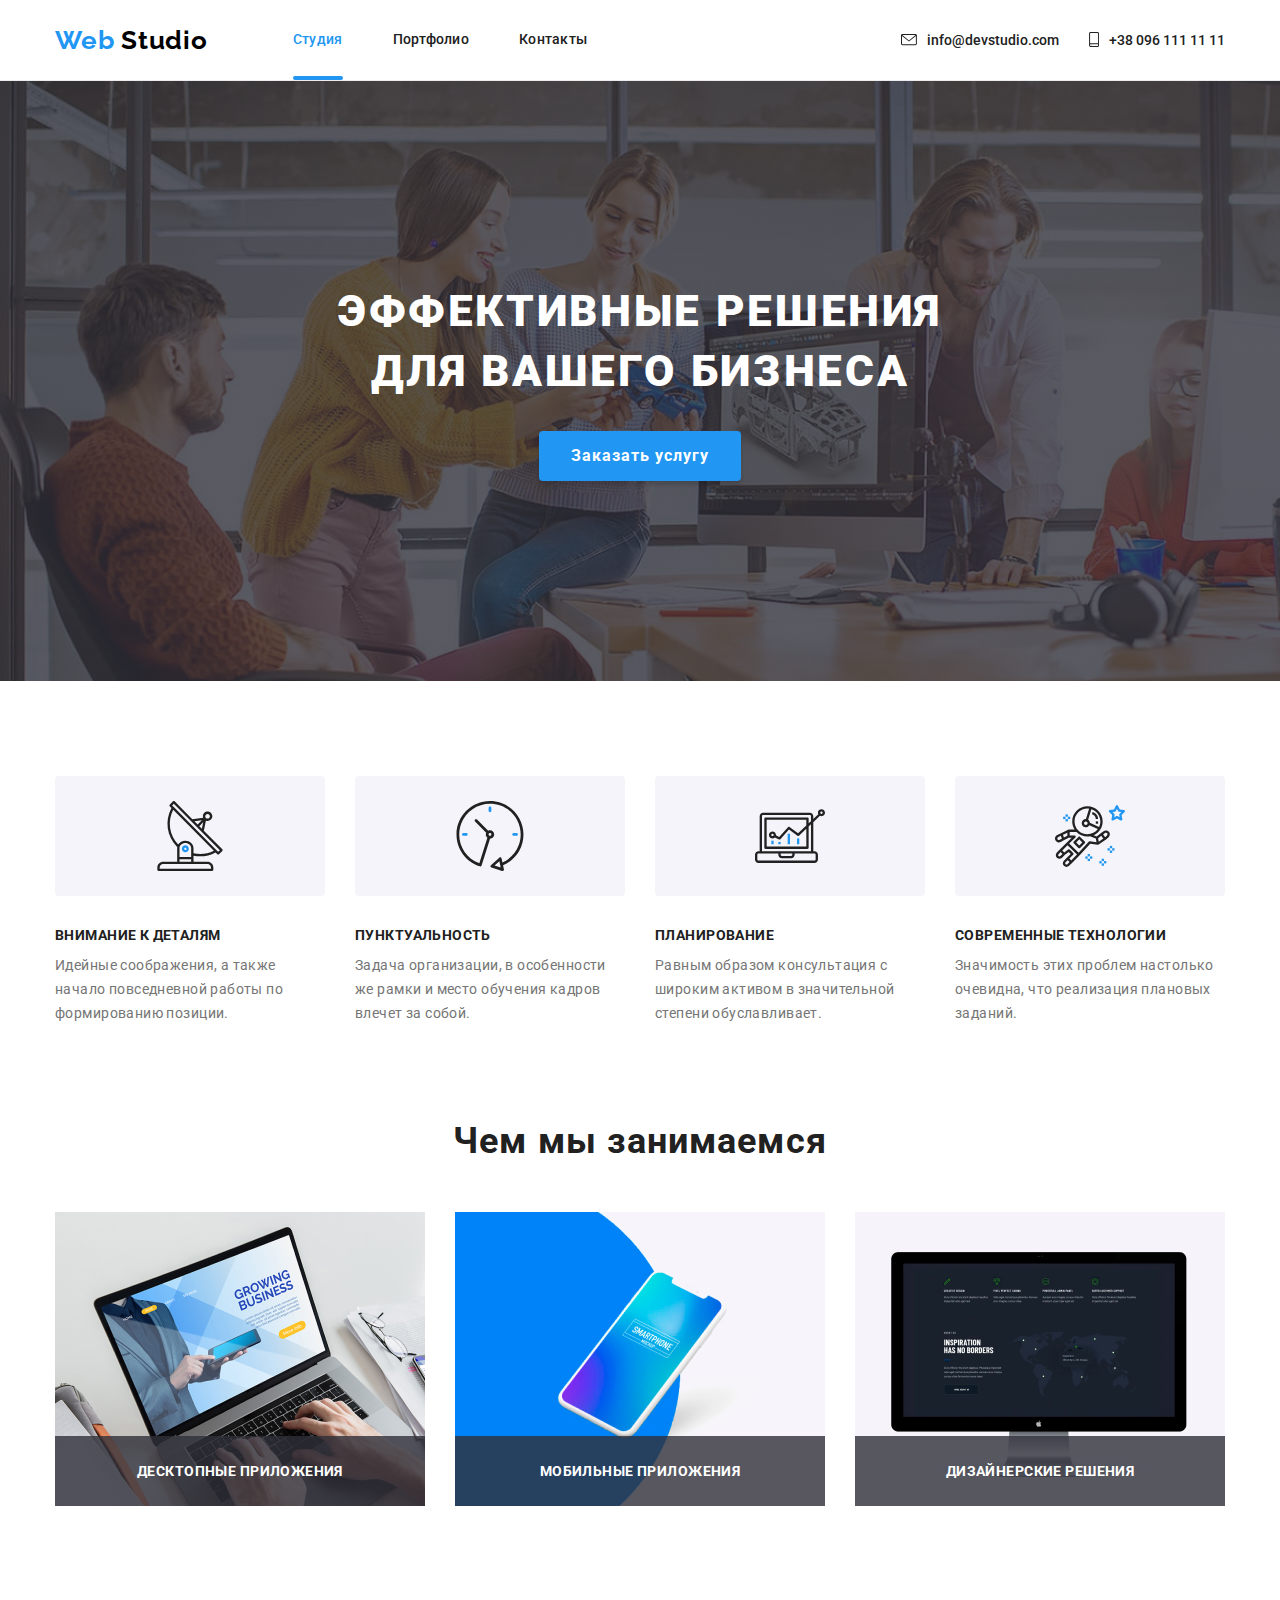
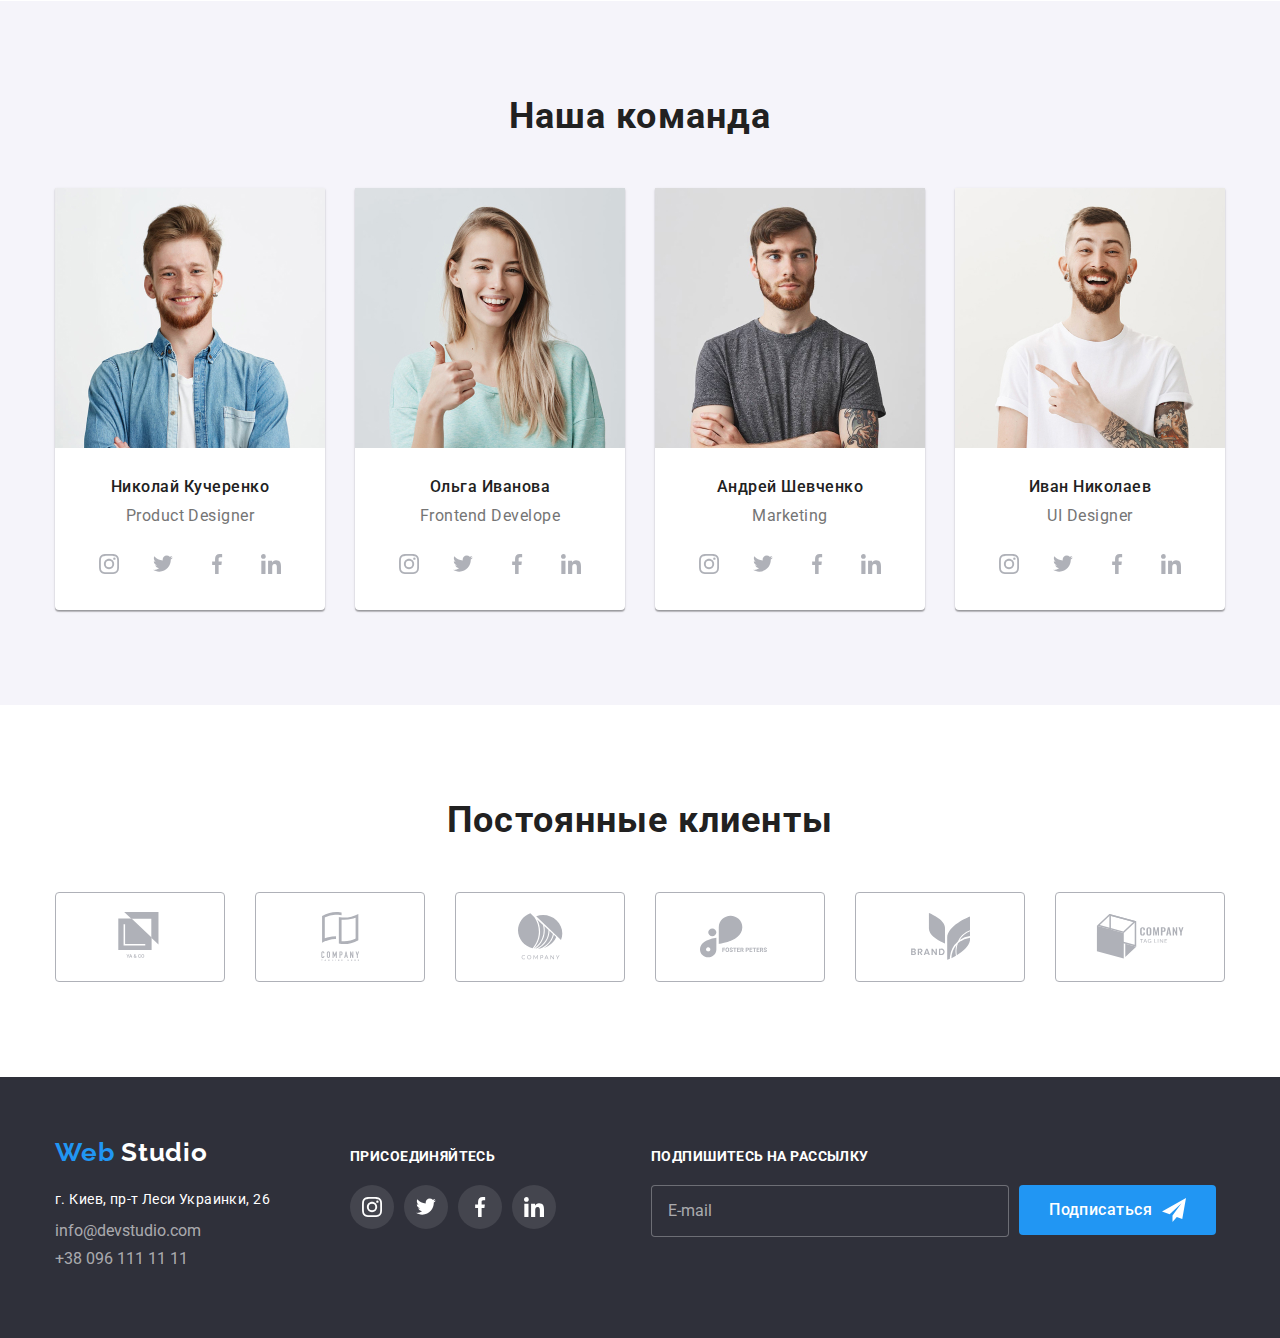
<file: index.html>
<!DOCTYPE html>
<html lang="ru">
  <head>
    <meta charset="UTF-8" />
    <meta name="viewport" content="width=device-width, initial-scale=1.0" />
    <link rel="stylesheet" href="./css/normalize.css" />
    <link rel="stylesheet" href="./css/style.css" />
    <title>Web studio</title>
    <link
      href="https://fonts.googleapis.com/css2?family=Raleway:wght@400;700;900&family=Roboto:wght@400;500;700;900&display=swap"
      rel="stylesheet"
    />
  </head>
  <body>
    <!--Header-->

    <header class="page-header">
      <div class="container main-nav">
        <nav class="main-nav">
          <a href="index.html" lang="en" class="logo" aria-label="Логотип">
            <span class="logo-color">Web</span> Studio</a
          >
          <div>
            <ul class="nav-item-list list">
              <li class="nav-item">
                <a href="#" class="nav-item-link current">Студия</a>
              </li>
              <li class="nav-item">
                <a href="./portfolio.html" class="nav-item-link">Портфолио</a>
              </li>
              <li class="nav-item">
                <a href="" class="nav-item-link">Контакты</a>
              </li>
            </ul>
          </div>
        </nav>

        <div class="header-contacts">
          <ul class="contacts-ul">
            <li class="contacts-item">
              <a href="mailto:info@devstudio.com" class="contacts-item-link">
                <svg class="contacts-icon" width="16" height="12">
                  <use
                    href="./img/icomoon/sprite.svg#icon-envelope-hover"
                  ></use>
                </svg>
                info@devstudio.com</a
              >
            </li>
            <li class="contacts-item">
              <a href="tel:380961111111" class="contacts-item-link">
                <svg class="contacts-icon" width="10" height="15">
                  <use href="./img/icomoon/sprite.svg#icon-smartphone"></use>
                </svg>
                +38 096 111 11 11</a
              >
            </li>
          </ul>
        </div>
      </div>
    </header>

    <!--Main container-->

    <main class="main-page">
      <section class="hero-section">
        <div class="container">
          <h1 class="main-title">
            Эффективные решения <br />
            для вашего бизнеса
          </h1>
          <button data-modal-open class="hero-modal-btn">
            Заказать услугу
          </button>
        </div>

        <!--MODAL-->

        <div class="backdrop is-hidden" data-modal>
          <div class="modal">
            <p class="modal-title">
              Оставьте свои данные, мы вам перезвоним
            </p>
            <form class="form">
              <label class="form-field">
                <input
                  class="form-input"
                  type="text"
                  name="name"
                  placeholder=" "
                />
                <span class="label-name">Имя</span>
                <svg class="name-icon" width="18" height="18">
                  <use href="./img/icomoon/sprite.svg#icon-name-icon"></use>
                </svg>
              </label>

              <label class="form-field">
                <input
                  class="form-input"
                  type="tel"
                  name="tel"
                  placeholder=" "
                />
                <span class="label-name">Телефон</span>
                <svg class="name-icon" width="18" height="18">
                  <use href="./img/icomoon/sprite.svg#icon-phone-icon"></use>
                </svg>
              </label>

              <label class="form-field">
                <input
                  class="form-input"
                  type="email"
                  name="mail"
                  placeholder=" "
                />
                <span class="label-name">Почта</span>
                <svg class="name-icon" width="18" height="18">
                  <use href="./img/icomoon/sprite.svg#icon-mail-icon"></use>
                </svg>
              </label>

              <label class="form-field">
                <textarea
                  class="form-textarea"
                  name="comment"
                  rows="5"
                  placeholder="Комментарий"
                ></textarea>
                <span class="textarea-name"></span>
              </label>

              <label class="checkbox-field">
                <input
                  class="checkbox-input"
                  type="checkbox"
                  name="topic"
                  value="accept-policy"
                />
                <span class="checkbox-icon"></span>

                <span class="checkbox-name"
                  >Соглашаюсь с рассылкой и принимаю
                  <a class="label-link" href="">Условия договора</a>
                </span>
              </label>
              <button type="submit" class="form-submit">
                Отправить
              </button>
            </form>

            <button class="close-modal" data-modal-close>
              <svg class="modal-close-icon" width="20" height="20">
                <use href="./img/icomoon/sprite.svg#icon-modal-close"></use>
              </svg>
            </button>
          </div>
        </div>
      </section>

      <!--Качества-->

      <section class="quality-section">
        <div class="container">
          <h2 hidden>Качества</h2>
          <ul class="quality-list list">
            <li class="quality-item">
              <div class="icon-wrapper icon-1">
                <!--<img src="./img/antenna-1.svg" alt="antenna" />-->
              </div>
              <h3 class="quality-list-item">Внимание к деталям</h3>
              <p class="discription-text">
                Идейные соображения, а также начало повседневной работы по
                формированию позиции.
              </p>
            </li>
            <li class="quality-item">
              <div class="icon-wrapper icon-2">
                <!--<img src="./img/clock-1.svg" alt="Часы" />-->
              </div>
              <h3 class="quality-list-item">Пунктуальность</h3>
              <p class="discription-text">
                Задача организации, в особенности же рамки и место обучения
                кадров влечет за собой.
              </p>
            </li>
            <li class="quality-item">
              <div class="icon-wrapper icon-3">
                <!--<img src="./img/diagram-1.svg" alt="Диаграмма" />-->
              </div>
              <h3 class="quality-list-item">Планирование</h3>
              <p class="discription-text">
                Равным образом консультация с широким активом в значительной
                степени обуславливает.
              </p>
            </li>
            <li class="quality-item">
              <div class="icon-wrapper icon-4">
                <!--<img src="./img/astronaut-1.svg" alt="Астронавт" />-->
              </div>
              <h3 class="quality-list-item">Современные технологии</h3>
              <p class="discription-text">
                Значимость этих проблем настолько очевидна, что реализация
                плановых заданий.
              </p>
            </li>
          </ul>
        </div>
      </section>

      <!--Услуги-->

      <section class="work-exemples">
        <div class="container">
          <h2 class="title-text">Чем мы занимаемся</h2>
          <ul class="exemple-list list">
            <li class="exemple-list-item">
              <a href="#">
                <img src="./img/img1.jpg" alt="Box1" width="370" />
                <p class="work-list-text">Десктопные приложения</p>
              </a>
            </li>
            <li class="exemple-list-item">
              <a href="#">
                <img src="./img/box1.1.jpg" alt="Box2" width="370" />
                <p class="work-list-text">Мобильные приложения</p>
              </a>
            </li>
            <li class="exemple-list-item">
              <a href="#">
                <img src="./img/img3.jpg" alt="Box3" width="370" />
                <p class="work-list-text">Дизайнерские решения</p>
              </a>
            </li>
          </ul>
        </div>
      </section>

      <!--Команда-->

      <section class="our-team-section">
        <div class="container">
          <h2 class="title-text">Наша команда</h2>
          <ul class="team-list list">
            <li class="team-list-item">
              <img
                class="team-photo"
                src="./img/Николай-Кучеренко.jpg"
                alt="Николай Кучеренко"
                width="270"
              />
              <h3 class="team-people-name">Николай Кучеренко</h3>
              <p class="professon-name">Product Designer</p>
              <ul class="social-list list">
                <li class="social-list-item">
                  <a
                    class="social-wrapper"
                    href=""
                    aria-label="Ссылка на Instagram"
                  >
                    <svg class="social-icons-svg" width="20" height="20">
                      <use href="./img/icomoon/sprite.svg#icon-instagram"></use>
                    </svg>
                  </a>
                </li>
                <li class="social-list-item">
                  <a
                    class="social-wrapper"
                    href=""
                    aria-label="Ссылка на Tvitter"
                  >
                    <svg class="social-icons-svg" width="20" height="20">
                      <use href="./img/icomoon/sprite.svg#icon-twitter"></use>
                    </svg>
                  </a>
                </li>
                <li class="social-list-item">
                  <a
                    class="social-wrapper"
                    href=""
                    aria-label="Ссылка на Facebook"
                  >
                    <svg class="social-icons-svg" width="20" height="20">
                      <use href="./img/icomoon/sprite.svg#icon-facebook"></use>
                    </svg>
                  </a>
                </li>
                <li class="social-list-item">
                  <a
                    class="social-wrapper"
                    href=""
                    aria-label="Ссылка на LinkID"
                  >
                    <svg class="social-icons-svg" width="20" height="20">
                      <use href="./img/icomoon/sprite.svg#icon-linkedin"></use>
                    </svg>
                  </a>
                </li>
              </ul>
            </li>

            <li class="team-list-item">
              <img
                class="team-photo"
                src="./img/Ольга-Иванова.jpg"
                alt="Ольга Иванова"
                width="270"
              />
              <h3 class="team-people-name">Ольга Иванова</h3>
              <p class="professon-name">Frontend Develope</p>
              <ul class="social-list list">
                <li class="social-list-item">
                  <a
                    class="social-wrapper"
                    href=""
                    aria-label="Ссылка на Instagram"
                  >
                    <svg class="social-icons-svg" width="20" height="20">
                      <use href="./img/icomoon/sprite.svg#icon-instagram"></use>
                    </svg>
                  </a>
                </li>
                <li class="social-list-item">
                  <a
                    class="social-wrapper"
                    href=""
                    aria-label="Ссылка на Tvitter"
                  >
                    <svg class="social-icons-svg" width="20" height="20">
                      <use href="./img/icomoon/sprite.svg#icon-twitter"></use>
                    </svg>
                  </a>
                </li>
                <li class="social-list-item">
                  <a
                    class="social-wrapper"
                    href=""
                    aria-label="Ссылка на Facebook"
                  >
                    <svg class="social-icons-svg" width="20" height="20">
                      <use href="./img/icomoon/sprite.svg#icon-facebook"></use>
                    </svg>
                  </a>
                </li>
                <li class="social-list-item">
                  <a
                    class="social-wrapper"
                    href=""
                    aria-label="Ссылка на LinkID"
                  >
                    <svg class="social-icons-svg" width="20" height="20">
                      <use href="./img/icomoon/sprite.svg#icon-linkedin"></use>
                    </svg>
                  </a>
                </li>
              </ul>
            </li>

            <li class="team-list-item">
              <img
                class="team-photo"
                src="./img/Андрей-Шевченко.jpg"
                alt="Андрей Шевченко"
                width="270"
              />
              <h3 class="team-people-name">Андрей Шевченко</h3>
              <p class="professon-name">Marketing</p>
              <ul class="social-list list">
                <li class="social-list-item">
                  <a
                    class="social-wrapper"
                    href=""
                    aria-label="Ссылка на Instagram"
                  >
                    <svg class="social-icons-svg" width="20" height="20">
                      <use href="./img/icomoon/sprite.svg#icon-instagram"></use>
                    </svg>
                  </a>
                </li>
                <li class="social-list-item">
                  <a
                    class="social-wrapper"
                    href=""
                    aria-label="Ссылка на Tvitter"
                  >
                    <svg class="social-icons-svg" width="20" height="20">
                      <use href="./img/icomoon/sprite.svg#icon-twitter"></use>
                    </svg>
                  </a>
                </li>
                <li class="social-list-item">
                  <a
                    class="social-wrapper"
                    href=""
                    aria-label="Ссылка на Facebook"
                  >
                    <svg class="social-icons-svg" width="20" height="20">
                      <use href="./img/icomoon/sprite.svg#icon-facebook"></use>
                    </svg>
                  </a>
                </li>
                <li class="social-list-item">
                  <a
                    class="social-wrapper"
                    href=""
                    aria-label="Ссылка на LinkID"
                  >
                    <svg class="social-icons-svg" width="20" height="20">
                      <use href="./img/icomoon/sprite.svg#icon-linkedin"></use>
                    </svg>
                  </a>
                </li>
              </ul>
            </li>

            <li class="team-list-item">
              <img
                class="team-photo"
                src="./img/Иван-Николаев.jpg"
                alt="Иван Николаев"
                width="270"
              />
              <h3 class="team-people-name">Иван Николаев</h3>
              <p class="professon-name">UI Designer</p>
              <ul class="social-list list">
                <li class="social-list-item">
                  <a
                    class="social-wrapper"
                    href=""
                    aria-label="Ссылка на Instagram"
                  >
                    <svg class="social-icons-svg" width="20" height="20">
                      <use href="./img/icomoon/sprite.svg#icon-instagram"></use>
                    </svg>
                  </a>
                </li>
                <li class="social-list-item">
                  <a
                    class="social-wrapper"
                    href=""
                    aria-label="Ссылка на Tvitter"
                  >
                    <svg class="social-icons-svg" width="20" height="20">
                      <use href="./img/icomoon/sprite.svg#icon-twitter"></use>
                    </svg>
                  </a>
                </li>
                <li class="social-list-item">
                  <a
                    class="social-wrapper"
                    href=""
                    aria-label="Ссылка на Facebook"
                  >
                    <svg class="social-icons-svg" width="20" height="20">
                      <use href="./img/icomoon/sprite.svg#icon-facebook"></use>
                    </svg>
                  </a>
                </li>
                <li class="social-list-item">
                  <a
                    class="social-wrapper"
                    href=""
                    aria-label="Ссылка на LinkID"
                  >
                    <svg class="social-icons-svg" width="20" height="20">
                      <use href="./img/icomoon/sprite.svg#icon-linkedin"></use>
                    </svg>
                  </a>
                </li>
              </ul>
            </li>
          </ul>
        </div>
      </section>

      <!--Постоянные клиенты-->

      <section class="customers-section">
        <div class="container">
          <h2 class="title-text">Постоянные клиенты</h2>
          <ul class="customers-list list">
            <li class="ctmrs-list-item">
              <a class="ctmrs-logo" href="#">
                <svg class="customers-icon" width="45" height="49">
                  <use href="./img/icomoon/sprite.svg#icon-logo-1"></use>
                </svg>
              </a>
            </li>

            <li class="ctmrs-list-item">
              <a class="ctmrs-logo" href="#">
                <svg class="customers-icon" width="45" height="49">
                  <use href="./img/icomoon/sprite.svg#icon-logo-2"></use>
                </svg>
                /></a
              >
            </li>

            <li class="ctmrs-list-item">
              <a class="ctmrs-logo" href="#">
                <svg class="customers-icon" width="45" height="49">
                  <use href="./img/icomoon/sprite.svg#icon-logo-3"></use>
                </svg>
                /></a
              >
            </li>

            <li class="ctmrs-list-item">
              <a class="ctmrs-logo" href="#">
                <svg class="customers-icon" width="80" height="44">
                  <use href="./img/icomoon/sprite.svg#icon-logo-4"></use>
                </svg>
              </a>
            </li>
            <li class="ctmrs-list-item">
              <a class="ctmrs-logo" href="#">
                <svg class="customers-icon" width="59" height="47">
                  <use href="./img/icomoon/sprite.svg#icon-logo-5"></use>
                </svg>
                /></a
              >
            </li>
            <li class="ctmrs-list-item">
              <a class="ctmrs-logo" href="#">
                <svg class="customers-icon" width="89" height="45">
                  <use href="./img/icomoon/sprite.svg#icon-logo-6"></use>
                </svg>
                /></a
              >
            </li>
          </ul>
        </div>
      </section>
    </main>

    <!--Footer-->

    <footer class="footer-section">
      <div class="container">
        <div class="footer-contacts">
          <a
            href="./index.html"
            lang="en"
            class="footer-logo"
            aria-label="Логотип"
          >
            <span class="footer-logo-color">Web</span> Studio</a
          >
          <p class="post-info list">г. Киев, пр-т Леси Украинки, 26</p>
          <ul class="list">
            <li class="footer-contacts-item">
              <a href="mailto:info@devstudio.com" class="footer-cantacts-link"
                >info@devstudio.com</a
              >
            </li>
            <li class="footer-contacts-item">
              <a href="tel:+380961111111" class="footer-cantacts-link"
                >+38 096 111 11 11</a
              >
            </li>
          </ul>
        </div>

        <!--Соцсети-->
        <div class="join-to-us">
          <p class="footer-title list">Присоединяйтесь</p>
          <ul class="footer-social-list list">
            <li class="footer-social-list-item">
              <a
                class="footer-social-wrapper"
                href="#"
                aria-label="Ссылка на Instagram"
              >
                <svg class="footer-social-icon" width="20" height="20">
                  <use href="./img/icomoon/sprite.svg#icon-instagram"></use>
                </svg>
              </a>
            </li>
            <li class="footer-social-list-item">
              <a
                class="footer-social-wrapper"
                href="/"
                aria-label="Ссылка на Tvitter"
              >
                <svg class="footer-social-icon" width="20" height="20">
                  <use href="./img/icomoon/sprite.svg#icon-twitter"></use>
                </svg>
              </a>
            </li>
            <li class="footer-social-list-item">
              <a
                class="footer-social-wrapper"
                href="/"
                aria-label="Ссылка на Facebook"
              >
                <svg class="footer-social-icon" width="20" height="20">
                  <use href="./img/icomoon/sprite.svg#icon-facebook"></use>
                </svg>
              </a>
            </li>
            <li class="footer-social-list-item">
              <a
                class="footer-social-wrapper"
                href="/"
                aria-label="Ссылка на LinkID"
                ><svg class="footer-social-icon" width="20" height="20">
                  <use href="./img/icomoon/sprite.svg#icon-linkedin"></use>
                </svg>
              </a>
            </li>
          </ul>
        </div>

        <!--Россылка-->

        <div class="mailing">
          <h2 hidden>Футер сайта</h2>
          <p class="footer-form-label list">Подпишитесь на рассылку</p>
          <div class="mailing-form">
            <form class="footer-form">
              <span
                ><input
                  class="input-form-footer"
                  type="email"
                  name="mail"
                  placeholder="E-mail"
              /></span>
              <div class="footer-button-position">
                <button class="footer-btn" type="submit">
                  Подписаться
                  <svg class="icon-send" width="24" height="24">
                    <use href="./img/icomoon/sprite.svg#icon-icon-send"></use>
                  </svg>
                </button>
              </div>
            </form>
          </div>
        </div>
      </div>
    </footer>
    <script src="./js/modal.js"></script>
  </body>
</html>
</file>
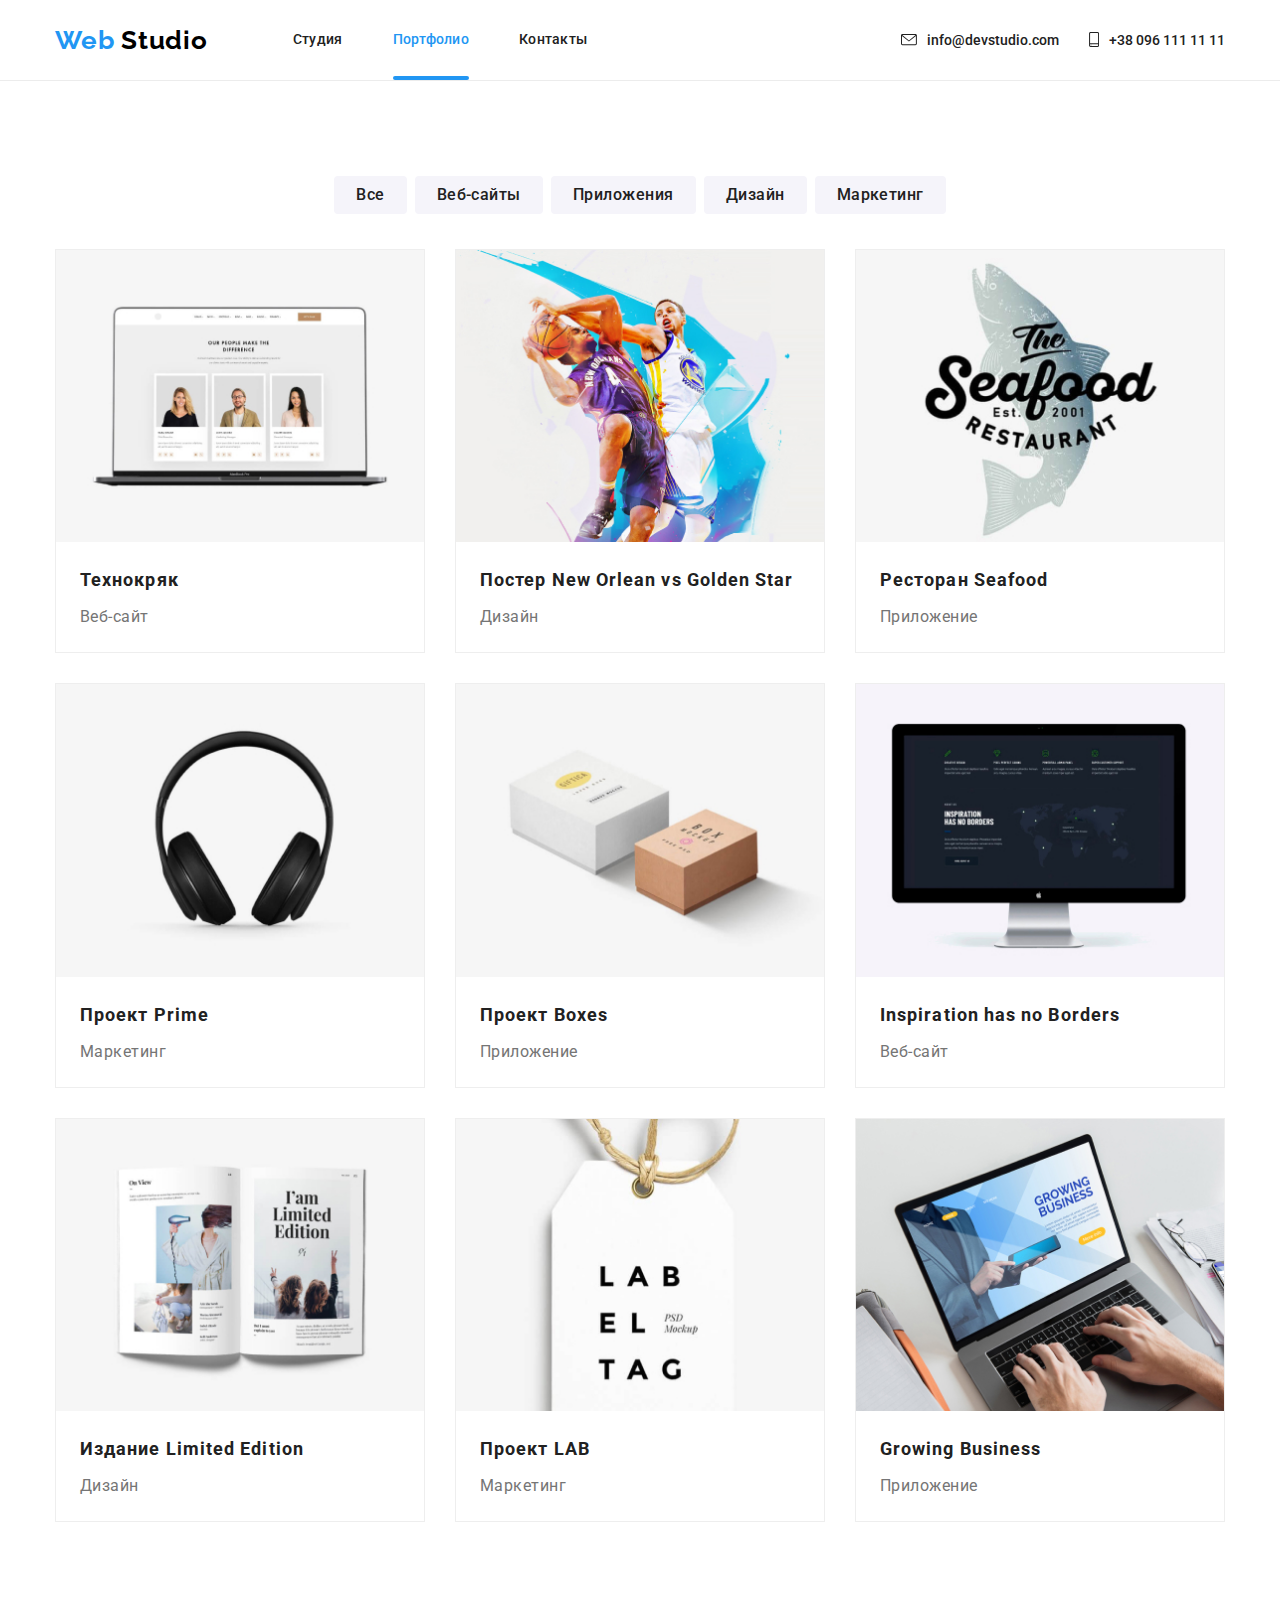
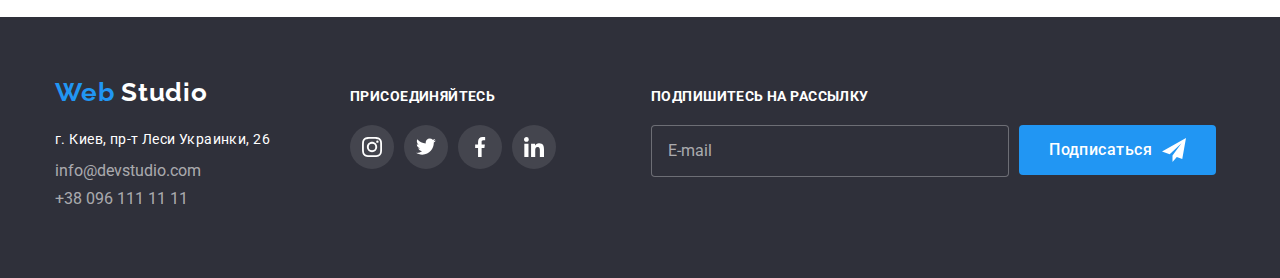
<file: portfolio.html>
<!DOCTYPE html>
<html lang="ru">
  <head>
    <meta charset="UTF-8" />
    <meta name="viewport" content="width=device-width, initial-scale=1.0" />
    <link rel="stylesheet" href="./css/normalize.css" />
    <link rel="stylesheet" href="./css/style.css" />
    <title>Portfolio</title>
    <link
      href="https://fonts.googleapis.com/css2?family=Raleway:wght@400;700;900&family=Roboto:wght@400;500;700;900&display=swap"
      rel="stylesheet"
    />
  </head>
  <body>
    <header class="page-header">
      <div class="container main-nav">
        <nav class="main-nav">
          <a href="index.html" lang="en" class="logo" aria-label="Логотип">
            <span class="logo-color">Web</span> Studio</a
          >
          <div>
            <ul class="nav-item-list list">
              <li class="nav-item">
                <a href="./index.html" class="nav-item-link">Студия</a>
              </li>
              <li class="nav-item">
                <a href="./portfolio.html" class="nav-item-link current"
                  >Портфолио</a
                >
              </li>
              <li class="nav-item">
                <a href="" class="nav-item-link">Контакты</a>
              </li>
            </ul>
          </div>
        </nav>

        <div class="header-contacts">
          <ul class="contacts-ul">
            <li class="contacts-item">
              <a href="mailto:info@devstudio.com" class="contacts-item-link">
                <svg class="contacts-icon" width="16" height="12">
                  <use
                    href="./img/icomoon/sprite.svg#icon-envelope-hover"
                  ></use>
                </svg>
                info@devstudio.com</a
              >
            </li>

            <li class="contacts-item">
              <a href="tel:380961111111" class="contacts-item-link">
                <svg class="contacts-icon" width="10" height="15">
                  <use href="./img/icomoon/sprite.svg#icon-smartphone"></use>
                </svg>
                +38 096 111 11 11</a
              >
            </li>
          </ul>
        </div>
      </div>
    </header>

    <!--Блок main-->

    <main>
      <section class="portfolio-section">
        <div class="container">
          <h1 hidden>Фильтр работ</h1>
          <ul class="portfolio-list list">
            <li class="portfolio-list-btn">
              <button type="button" class="portfolio-modal-btn">Все</button>
            </li>
            <li class="portfolio-list-btn">
              <button type="button" class="portfolio-modal-btn">
                Веб-сайты
              </button>
            </li>
            <li class="portfolio-list-btn">
              <button type="button" class="portfolio-modal-btn">
                Приложения
              </button>
            </li>
            <li class="portfolio-list-btn">
              <button type="button" class="portfolio-modal-btn">Дизайн</button>
            </li>
            <li class="portfolio-list-btn">
              <button type="button" class="portfolio-modal-btn">
                Маркетинг
              </button>
            </li>
          </ul>
        </div>

        <h2 hidden>Наши работы</h2>
        <div class="container">
          <ul class="work-list list">
            <li class="work-list-item">
              <a href="" class="animation">
                <div class="overlay">
                  <img
                    class="portfolio-poster"
                    src="./img/portfolio/img.jpg"
                    alt="Изображение компьютера"
                    width="370"
                  />
                  <p class="work-discription list">
                    Технокряк это современная площадка распространения
                    коронавируса. Компании используют эту платформу для
                    цифрового шпионажа и атак на защищённые сервера конкурентов.
                  </p>
                </div>

                <div class="portfolio-text-wrapper">
                  <h3 class="work-title list">Технокряк</h3>
                  <p class="work-art list">Веб-сайт</p>
                </div>
              </a>
            </li>
            <li class="work-list-item">
              <a href="" class="animation">
                <div class="overlay">
                  <img
                    class="portfolio-poster"
                    src="./img/portfolio/img1.jpg"
                    alt="Изображение постера"
                    width="370"
                  />
                  <p class="work-discription list">
                    Технокряк это современная площадка распространения
                    коронавируса. Компании используют эту платформу для
                    цифрового шпионажа и атак на защищённые сервера конкурентов.
                  </p>
                </div>
                <div class="portfolio-text-wrapper">
                  <h3 class="work-title list">
                    Постер New Orlean vs Golden Star
                  </h3>
                  <p class="work-art list">Дизайн</p>
                </div>
              </a>
            </li>

            <li class="work-list-item">
              <a href="" class="animation">
                <div class="overlay">
                  <img
                    class="portfolio-poster"
                    src="./img/portfolio/img2.jpg"
                    alt="Изображение постера"
                    width="370"
                  />
                  <p class="work-discription list">
                    Технокряк это современная площадка распространения
                    коронавируса. Компании используют эту платформу для
                    цифрового шпионажа и атак на защищённые сервера конкурентов.
                  </p>
                </div>
                <div class="portfolio-text-wrapper">
                  <h3 class="work-title list">Ресторан Seafood</h3>
                  <p class="work-art list">Приложение</p>
                </div>
              </a>
            </li>
            <li class="work-list-item">
              <a href="" class="animation">
                <div class="overlay">
                  <img
                    class="portfolio-poster"
                    src="./img/portfolio/img3.jpg"
                    alt="Изображение наушников"
                    width="370"
                  />
                  <p class="work-discription list">
                    Технокряк это современная площадка распространения
                    коронавируса. Компании используют эту платформу для
                    цифрового шпионажа и атак на защищённые сервера конкурентов.
                  </p>
                </div>
                <div class="portfolio-text-wrapper">
                  <h3 class="work-title list">Проект Prime</h3>
                  <p class="work-art list">Маркетинг</p>
                </div>
              </a>
            </li>
            <li class="work-list-item">
              <a href="" class="animation">
                <div class="overlay">
                  <img
                    class="portfolio-poster"
                    src="./img/portfolio/img4.jpg"
                    alt=""
                    width="370"
                  />
                  <p class="work-discription list">
                    Технокряк это современная площадка распространения
                    коронавируса. Компании используют эту платформу для
                    цифрового шпионажа и атак на защищённые сервера конкурентов.
                  </p>
                </div>
                <div class="portfolio-text-wrapper">
                  <h3 class="work-title list">Проект Boxes</h3>
                  <p class="work-art list">Приложение</p>
                </div>
              </a>
            </li>
            <li class="work-list-item">
              <a href="" class="animation">
                <div class="overlay">
                  <img
                    class="portfolio-poster"
                    src="./img/portfolio/img5.jpg"
                    alt="зображение веб-сайта"
                    width="370"
                  />
                  <p class="work-discription list">
                    Технокряк это современная площадка распространения
                    коронавируса. Компании используют эту платформу для
                    цифрового шпионажа и атак на защищённые сервера конкурентов.
                  </p>
                </div>
                <div class="portfolio-text-wrapper">
                  <h3 class="work-title list">Inspiration has no Borders</h3>
                  <p class="work-art list">Веб-сайт</p>
                </div>
              </a>
            </li>
            <li class="work-list-item">
              <a href="" class="animation">
                <div class="overlay">
                  <img
                    class="portfolio-poster"
                    src="./img/portfolio/img6.jpg"
                    alt="Изображение книги"
                    width="370"
                  />
                  <p class="work-discription list">
                    Технокряк это современная площадка распространения
                    коронавируса. Компании используют эту платформу для
                    цифрового шпионажа и атак на защищённые сервера конкурентов.
                  </p>
                </div>
                <div class="portfolio-text-wrapper">
                  <h3 class="work-title list">Издание Limited Edition</h3>
                  <p class="work-art list list">Дизайн</p>
                </div>
              </a>
            </li>
            <li class="work-list-item">
              <a href="" class="animation">
                <div class="overlay">
                  <img
                    class="portfolio-poster"
                    src="./img/portfolio/img7.jpg"
                    alt="Изображение постера"
                    width="370"
                  />
                  <p class="work-discription list">
                    Технокряк это современная площадка распространения
                    коронавируса. Компании используют эту платформу для
                    цифрового шпионажа и атак на защищённые сервера конкурентов.
                  </p>
                </div>
                <div class="portfolio-text-wrapper">
                  <h3 class="work-title list">Проект LAB</h3>
                  <p class="work-art list">Маркетинг</p>
                </div>
              </a>
            </li>
            <li class="work-list-item">
              <a href="" class="animation">
                <div class="overlay">
                  <img
                    class="portfolio-poster"
                    src="./img/portfolio/img8.jpg"
                    alt="Изображение компьютера"
                    width="370"
                  />
                  <p class="work-discription list">
                    Технокряк это современная площадка распространения
                    коронавируса. Компании используют эту платформу для
                    цифрового шпионажа и атак на защищённые сервера конкурентов.
                  </p>
                </div>
                <div class="portfolio-text-wrapper">
                  <h3 class="work-title list">Growing Business</h3>
                  <p class="work-art list">Приложение</p>
                </div>
              </a>
            </li>
          </ul>
        </div>
      </section>
    </main>

    <!--Футер-->
    <footer class="footer-section">
      <div class="container">
        <div class="footer-contacts">
          <a
            href="./index.html"
            lang="en"
            class="footer-logo"
            aria-label="Логотип"
          >
            <span class="footer-logo-color">Web</span> Studio</a
          >
          <p class="post-info list">г. Киев, пр-т Леси Украинки, 26</p>
          <ul class="list">
            <li class="footer-contacts-item">
              <a href="mailto:info@devstudio.com" class="footer-cantacts-link"
                >info@devstudio.com</a
              >
            </li>
            <li class="footer-contacts-item">
              <a href="tel:+380961111111" class="footer-cantacts-link"
                >+38 096 111 11 11</a
              >
            </li>
          </ul>
        </div>

        <!--Соцсети-->
        <div class="join-to-us">
          <p class="footer-title list">Присоединяйтесь</p>
          <ul class="footer-social-list list">
            <li class="footer-social-list-item">
              <a
                class="footer-social-wrapper"
                href="#"
                aria-label="Ссылка на Instagram"
              >
                <svg class="footer-social-icon" width="20" height="20">
                  <use href="./img/icomoon/sprite.svg#icon-instagram"></use>
                </svg>
              </a>
            </li>
            <li class="footer-social-list-item">
              <a
                class="footer-social-wrapper"
                href="/"
                aria-label="Ссылка на Tvitter"
              >
                <svg class="footer-social-icon" width="20" height="20">
                  <use href="./img/icomoon/sprite.svg#icon-twitter"></use>
                </svg>
              </a>
            </li>
            <li class="footer-social-list-item">
              <a
                class="footer-social-wrapper"
                href="/"
                aria-label="Ссылка на Facebook"
              >
                <svg class="footer-social-icon" width="20" height="20">
                  <use href="./img/icomoon/sprite.svg#icon-facebook"></use>
                </svg>
              </a>
            </li>
            <li class="footer-social-list-item">
              <a
                class="footer-social-wrapper"
                href="/"
                aria-label="Ссылка на LinkID"
                ><svg class="footer-social-icon" width="20" height="20">
                  <use href="./img/icomoon/sprite.svg#icon-linkedin"></use>
                </svg>
              </a>
            </li>
          </ul>
        </div>

        <!--Россылка-->

        <div class="mailing">
          <h2 hidden>Футер сайта</h2>
          <p class="footer-form-label list">Подпишитесь на рассылку</p>
          <div class="mailing-form">
            <form class="footer-form">
              <span
                ><input
                  class="input-form-footer"
                  type="email"
                  name="mail"
                  placeholder="E-mail"
              /></span>
              <div class="footer-button-position">
                <button class="footer-btn" type="submit">
                  Подписаться
                  <svg class="icon-send" width="24" height="24">
                    <use href="./img/icomoon/sprite.svg#icon-icon-send"></use>
                  </svg>
                </button>
              </div>
            </form>
          </div>
        </div>
      </div>
    </footer>
  </body>
</html>
</file>
<file: css/style.css>
:root {
  --primary-text-color: #757575;
  --primary-title-color: #212121;
  --accent-color: #2196f3;
  --primary-white-color: #ffffff;
  --footer-backround-color: #2f303a;
  --main-black-color: #000000;
  --secondary-white-color: #f5f4fa;
  --footer-links-color: rgba (255, 255, 255, 0.6);
  --hover-links-color: #188ce8;
  --font-family-main: "Roboto", sans-serif;
  --font-family-secondary: "Raleway", sans-serif;
  --footer-primary-color: #2f303a;
}

html {
  box-sizing: border-box;
}

*,
*::before,
*::after {
  box-sizing: inherit;
}

a {
  text-decoration: none;
  display: block;
}

.list {
  padding: 0;
  margin: 0;
  list-style: none;
}

body {
  background-color: var(--primary-white-color);
  font-family: var(--font-family-main), var(--font-family-secondary);
}

img {
  display: block;
}

.container {
  min-width: 1200px;
  width: 100%;
  max-width: 1200px;
  padding-right: 15px;
  padding-left: 15px;
  margin-right: auto;
  margin-left: auto;
}

.container:after {
  content: "";
  display: table;
  clear: both;
}

/*оформлення логотипа*/

.page-header {
  width: 100%;
  background-color: var(--primary-white-color);
  border-bottom: 1px solid #ececec;
}

.logo {
  display: block;
  font-family: var(--font-family-secondary);
  font-style: normal;
  font-weight: bold;
  font-size: 26px;
  line-height: 1.19em;
  letter-spacing: 0.03em;
  color: var(--main-black-color);
  margin-right: 85px;
}

.logo-color {
  color: var(--accent-color);
}

/*оформлення меню*/

.main-nav {
  display: flex;
  align-items: center;
  justify-content: space-between;
}

.nav-item-link {
  font-family: var(--font-family-main);
  font-style: normal;
  font-weight: 500;
  font-size: 14px;
  line-height: 1.14em;
  letter-spacing: 0.02em;
  color: var(--primary-title-color);

  display: block;
  padding-top: 32px;
  padding-bottom: 32px;
  transition: 250ms cubic-bezier(0.4, 0, 0.2, 1);
}

.nav-item-list {
  display: flex;
}

.nav-item:not(:last-child) {
  margin-right: 50px;
}

.nav-item-link:hover,
.nav-item-link:focus {
  color: var(--accent-color);
}

.nav-item {
  display: block;
  position: relative;
}

.current::after {
  display: block;
  position: absolute;
  bottom: 0;
  content: "";
  width: 100%;
  height: 4px;
  background-color: var(--accent-color);
  border-radius: 2px;
}

.current {
  color: var(--accent-color);
}

/*оформлення маржінів і кольору контактів*/

.header-contacts {
  display: flex;
  align-items: center;
  margin-left: auto;
}

.contacts-ul {
  display: flex;
  margin-top: 0;
  margin-bottom: 0;
  padding-left: 0;
}
.contacts-item {
  display: flex;
}

.contacts-icon {
  margin-right: 10px;
  fill: currentColor;
}

.contacts-icon:hover {
  fill: var(--accent-color);
}

.contacts-item:not(:last-child) {
  margin-right: 30px;
}

.contacts-item-link {
  display: flex;
  align-items: center;
  font-family: Roboto;
  font-style: normal;
  font-weight: 500;
  font-size: 14px;
  color: var(--primary-title-color);

  transition: 250ms cubic-bezier(0.4, 0, 0.2, 1);
}

.contacts-item-link:hover,
.contacts-item-link:focus {
  color: var(--accent-color);
}

/*оформлення кнопки*/

.modal-btn {
  background: var(--accent-color);
  border-radius: 4px;
  border: none;
  font-weight: 500;
  font-size: 16px;
  line-height: 1.62em;
  text-align: center;
  letter-spacing: 0.03em;
  color: var(--primary-white-color); /*колір тексту*/
  padding: 10px;
  margin: 5px;
}

.modal-btn:hover,
.modal-btn:focus {
  background-color: var(--accent-color);
  color: var(--primary-title-color); /*колір тексту при новеденні*/
}

/*hero section*/

.hero-section {
  min-width: 1200px;
  margin-top: 0;
  text-align: center;
  background-color: var(--primary-text-color);
  background-image: linear-gradient(
      to right,
      rgba(47, 48, 58, 0.8),
      rgba(47, 48, 58, 0.8)
    ),
    url("../img/Header.images.jpg");

  background-repeat: no-repeat;
}

.main-title {
  font-family: var(--font-family-main);
  font-style: normal;
  font-weight: 900;
  padding-top: 200px;
  margin-top: 0px;
  margin-bottom: 30px;
  font-size: 44px;
  line-height: 60px;

  letter-spacing: 0.06em;
  text-transform: uppercase;
  color: var(--primary-white-color);
}

.hero-modal-btn {
  display: inline-block;
  font-family: var(--font-family-main);
  font-style: normal;
  font-weight: 700;
  font-size: 16px;
  line-height: 1.87em;
  height: 50px;
  padding: 10px 32px;
  margin-bottom: 200px;

  letter-spacing: 0.06em;
  color: var(--primary-white-color);
  background: var(--accent-color);
  box-shadow: 0px 4px 4px rgba(0, 0, 0, 0.15);
  border-radius: 4px;
  border: none;
  cursor: pointer;
  transition: background-color 250ms cubic-bezier(0.4, 0, 0.2, 1);
}

.backdrop.is-hidden {
  visibility: hidden;
  opacity: 0;
  pointer-events: none;
}
.backdrop {
  position: fixed;
  top: 0;
  height: 0;
  width: 100%;
  height: 100%;
  background-color: rgba(0, 0, 0, 0.2);
  opacity: 1;
  visibility: visible;
  z-index: 5;

  transition: all 250ms cubic-bezier(0.4, 0, 0.2, 1);
}

.modal {
  position: absolute;
  top: 50%;
  left: 50%;
  padding: 40px;
  width: 528px;
  height: 581px;
  border-radius: 4px;
  background-color: #fff;

  box-shadow: 0px 1px 3px rgba(0, 0, 0, 0.12), 0px 1px 1px rgba(0, 0, 0, 0.14),
    0px 2px 1px rgba(0, 0, 0, 0.2);
  transform: translate(-50%, -50%) scale(1);
  transition: transform 250ms cubic-bezier(0.4, 0, 0.2, 1);
}

.backdrop.is-hidden .modal {
  transform: translate(-50%, -50%) scale(1.6);
}

.modal-title {
  display: block;
  margin-top: 0px;
  margin-bottom: 30px;
  font-weight: 700;
  font-size: 20px;
  line-height: 1.15em;
  text-align: center;
  color: var(--primary-title-color);
}

.form {
  display: block;
  margin-top: 0em;
}

.form-field {
  display: block;
  position: relative;
}

.form-field:not(:last-child) {
  margin-bottom: 28px;
}

.form-input {
  height: 40px;
  padding-top: 0px;
  padding-right: 42px;
  padding-bottom: 0px;
  padding-left: 42px;
  outline: 0;

  width: 448px;
  border: 1px solid rgba(33, 33, 33, 0.2);
  border-radius: 4px;
}

.label-name {
  position: absolute;
  top: 50%;
  left: 42px;
  transform: translateY(-50%);
  transition: transform 250ms cubic-bezier(0.4, 0, 0.2, 1);
  font-size: 14px;
  line-height: 1.14em;
  letter-spacing: 0.01em;
  color: var(--primary-text-color);
}

.form-field:focus-within > .label-name,
.form-input:not(:placeholder-shown) + .label-name {
  font-size: 12px;
  line-height: 1.17;
  transform: translate(-26px, -39px);
  color: var(--accent-color);
}

.form-textarea {
  height: 120px;
  resize: none;
  padding: 10px 15px;
  margin-bottom: 0px;
  outline: 0;

  font-size: 14px;
  line-height: 1.14em;

  width: 448px;
  border: 1px solid rgba(33, 33, 33, 0.2);
  border-radius: 4px;
}

.form-input:focus,
.form-textarea:focus {
  border: 1px solid var(--accent-color);
}

.form-textarea:focus::placeholder {
  color: var(--accent-color);
}

/*
 Код для виїжджаючого лабела для коментів
.textarea-name {
  position: absolute;
  top: 12px;
  left: 16px;

  transition: transform 250ms cubic-bezier(0.4, 0, 0.2, 1);
  line-height: 1.14;
  letter-spacing: 0.01em;
  color: var(--primary-text-color);
}

.form-field:focus-within > .textarea-name,
.form-textarea:not(:placeholder-shown) + .textarea-name {
  font-size: 12px;
  line-height: 1.17;
  transform: translate(0px, -32px);
  color: var(--accent-color);
}*/

.checkbox-input {
  position: absolute;
  width: 1px;
  height: 1px;
  margin: -1px;
  border: 0;
  padding: 0;
  clip: rect(0 0 0 0);
  overflow: hidden;
}

.checkbox-icon::before {
  content: "";
  display: block;
  align-items: center;
  cursor: pointer;
  margin-right: 9px;
  width: 15px;
  height: 15px;
  border: 2px solid black;
  border-radius: 4px;
}

.checkbox-input:checked + .checkbox-icon::before {
  border-color: var(--accent-color);

  background-color: var(--accent-color);
  background-image: url(../img/modal-icons/agreement-icon.svg);
  background-size: contain;
  background-repeat: no-repeat;
  background-origin: border-box;
  border-radius: 4px;

  width: 15px;
  height: 15px;
  margin-right: 9px;
}

/* Попередній код для чекбокса - 
потрібно буди його відновити або видалити*/

/* .checkbox-icon: {
  display: flex;
  align-items: center;
  cursor: pointer;
  margin-right: 9px;
  width: 15px;
  height: 15px;
  border: 2px solid black;
  border-radius: 4px;
  background-color: var(--primary-white-color);
}

.checkbox-input:checked + .checkbox-icon {
  border-color: var(--accent-color);
  background-color: var(--accent-color);
  background-image: url(../img/modal-icons/agreement-icon.svg);
  background-size: contain;
  background-repeat: no-repeat;
  background-origin: border-box;
} */

.checkbox-field {
  display: flex;
  justify-content: center;
  align-items: center;
  margin-bottom: 30px;
  cursor: pointer;
}

.checkbox-name {
  display: flex;

  align-items: center;
  font-size: 14px;
  line-height: 1.71em;
  letter-spacing: 0.01em;
  margin-bottom: 0px;
  cursor: pointer;

  color: var(--primary-text-color);
}

.checkbox-name .label-link {
  display: block;
  margin-left: 4px;
  color: var(--accent-color);
  text-decoration: underline;
}

.label-link:hover {
  color: var(--accent-color);
  text-decoration: none;
}

.form-submit {
  display: block;
  padding: 10px 55px;
  margin: 0 auto;
  font-weight: 700;
  font-size: 16px;
  line-height: 1.87em;
  letter-spacing: 0.06em;
  border-radius: 4px;
  border: none;
  cursor: pointer;
  color: var(--primary-white-color);
  background-color: var(--accent-color);
  box-shadow: 0px 4px 4px rgba(0, 0, 0, 0.15);

  transition: background-color 250ms cubic-bezier(0.4, 0, 0.2, 1);
}

.close-modal {
  display: flex;
  justify-content: center;
  align-items: center;
  position: absolute;
  top: 8px;
  right: 8px;
  width: 30px;
  height: 30px;
  border-radius: 50px;
  background: var(--primary-white-color);
  cursor: pointer;
  border: 1px solid rgba(0, 0, 0, 0.1);
}

.close-modal:hover .modal-close-icon {
  fill: var(--accent-color);
}

.form-field .name-icon {
  display: flex;
  position: absolute;
  /*top: 11px;
  left: 16px;*/
  top: 50%;
  left: 16px;
  transform: translateY(-50%);
  transition: transform 250ms cubic-bezier(0.4, 0, 0.2, 1);
}

.form-field:focus-within .name-icon {
  fill: var(--accent-color);
}

/* quality list*/

.icon-wrapper {
  display: flex;
  justify-content: center;
  align-items: center;
  margin-top: 0;
  margin-right: 0;
  margin-bottom: 30px;
  width: 270px;
  height: 120px;
  border-radius: 4px;
  background-color: var(--secondary-white-color);
}

.icon-1::before {
  content: "";
  width: 270px;
  height: 120px;
  background-image: url("../img/antenna-1.svg");
  background-repeat: no-repeat;
  background-position: center;
}

.icon-2::before {
  content: "";
  width: 270px;
  height: 120px;
  background-image: url("../img/clock-1.svg");
  background-repeat: no-repeat;
  background-position: center;
}

.icon-3::before {
  content: "";
  width: 270px;
  height: 120px;
  background-image: url("../img/diagram-1.svg");
  background-repeat: no-repeat;
  background-position: center;
}

.icon-4::before {
  content: "";
  width: 270px;
  height: 120px;
  background-image: url("../img/astronaut-1.svg");
  background-repeat: no-repeat;
  background-position: center;
}

.quality-section {
  padding-top: 95px;
  padding-bottom: 95px;
}

.quality-list {
  display: flex;
}

.quality-item:not(:last-child) {
  margin-right: 30px;
}

.quality-list-item {
  display: inline-block;
  margin-top: 0;
  margin-bottom: 10px;

  font-family: var(--font-family-main);
  font-style: normal;
  font-weight: 700;
  font-size: 14px;
  line-height: 1.14em;
  letter-spacing: 0.03em;
  text-transform: uppercase;
  color: var(--primary-title-color);
}

/* опис блоку якостей дрібним шрифтом*/

.discription-text {
  display: block;
  margin-top: 0;
  margin-bottom: 0;
  font-family: Roboto;
  font-style: normal;
  font-weight: 400;
  font-size: 14px;
  line-height: 1.71em;
  letter-spacing: 0.03em;
  color: var(--primary-text-color);
}

/*Work-exemples*/

.work-exemples {
  margin-bottom: 95px;
}

.work-exemples img {
  display: block;
}
.exemple-list {
  display: flex;
  justify-content: center;
}

.exemple-list-item:not(:last-child) {
  margin-right: 30px;
}

.exemple-list-item {
  position: relative;
}

.title-text {
  margin-top: 0;
  margin-bottom: 50px;
  font-family: var(--font-family-main);
  font-style: normal;
  font-weight: bold;
  font-size: 36px;
  line-height: 1.16em;
  text-align: center;
  letter-spacing: 0.03em;
  color: var(--primary-title-color);
}

.work-list-text {
  display: flex;
  justify-content: center;
  align-items: center;
  margin-top: 0;
  margin-bottom: 0;

  position: absolute;
  right: 0;
  bottom: 0;
  left: 0;
  height: 70px;
  background: rgba(47, 48, 58, 0.8);

  font-family: var(--font-family-main);
  font-style: normal;
  font-weight: 700;
  font-size: 14px;
  line-height: 1.14em;
  text-align: center;
  letter-spacing: 0.03em;
  text-transform: uppercase;
  color: var(--primary-white-color);
}

/*our team*/

.our-team-section {
  min-width: 1200px;
  padding-top: 95px;
  padding-bottom: 95px;
}

.main-page > .our-team-section:nth-last-child(2) {
  background-color: var(--secondary-white-color);
}

.team-list {
  display: flex;
}

.team-list-item:not(:last-child) {
  margin-right: 30px;
}
.team-list-item {
  border-color: var(--secondary-white-color);
  background-color: var(--primary-white-color);
  box-shadow: 0px 2px 1px rgba(0, 0, 0, 0.2), 0px 1px 1px rgba(0, 0, 0, 0.14),
    0px 1px 3px rgba(0, 0, 0, 0.12);
  border-radius: 0px 0px 4px 4px;
}

.team-photo {
  margin-top: 0;
  margin-bottom: 30px;
}

.team-people-name {
  margin-top: 0;
  margin-bottom: 10px;
  font-family: var(--font-family-main);
  font-style: normal;
  font-weight: 500;
  font-size: 16px;
  line-height: 1.18em;
  text-align: center;
  letter-spacing: 0.03em;
  color: var(--primary-title-color);
}

.professon-name {
  margin-top: 0;
  margin-bottom: 16px;
  font-family: var(--font-family-main);
  font-style: normal;
  font-weight: 400;
  font-size: 16px;
  line-height: 1.18em;
  text-align: center;
  letter-spacing: 0.03em;
  color: var(--primary-text-color);
}

/*social links*/

.social-list {
  padding-bottom: 24px;
  display: flex;
  justify-content: center;
}

.social-list > .social-list-item:not(:last-child) {
  margin-right: 10px;
}

.social-list .social-wrapper {
  display: flex;
  justify-content: center;
  align-items: center;
  width: 44px;
  height: 44px;
  border-radius: 50%;
  color: #afb1b8;
  transition: 250ms cubic-bezier(0.4, 0, 0.2, 1);
}

.social-wrapper:hover {
  background-color: var(--accent-color);
  color: var(--primary-white-color);
}

.social-icons-svg {
  fill: currentColor;
}

/*Customers*/

.customers-section {
  padding-top: 95px;
  padding-bottom: 95px;
}

.customers-list {
  display: flex;
  justify-content: space-between;
}

.ctmrs-list-item .ctmrs-logo {
  display: flex;
  justify-content: center;
  align-items: center;
  border-width: 1px;
  border-style: solid;
  border-color: #afb1b8;
  border-radius: 4px;
  width: 170px;
  height: 90px;
  font-size: 0;
  color: #afb1b8;
  transition: 250ms cubic-bezier(0.4, 0, 0.2, 1);
}

.ctmrs-list-item:not(:last-child) {
  margin-right: 30px;
}

.customers-icon {
  fill: currentColor;
}

.ctmrs-logo:hover {
  color: var(--accent-color);
  border-color: var(--accent-color);
}

/*Footer*/

.footer-section {
  min-width: 1200px;
  padding-top: 60px;
  padding-bottom: 60px;
  background-color: var(--footer-backround-color);
}

.footer-section .container {
  display: flex;
  position: relative;
}

.footer-contacts {
  margin-right: 80px;
}

/*footer mailing*/

.mailing {
  margin-right: 0px;
}

.mailing-form {
  display: flex;
}

.join-to-us {
  margin-right: 95px;
}
.mailing-form input {
  display: block;
  font-size: 16px;
  line-height: 1.25em;

  border: 1px solid rgba(255, 255, 255, 0.3);
  border-radius: 4px;
  padding-top: 15px;
  padding-left: 16px;
  padding-bottom: 15px;
  width: 358px;
  background-color: var(--footer-backround-color);
}

.footer-btn {
  display: flex;
  align-items: center;

  margin-left: 10px;
  padding-top: 12px;
  padding-right: 30px;
  padding-bottom: 12px;
  padding-left: 30px;

  background: var(--accent-color);
  border: none;
  border-radius: 4px;
  font-weight: 500;
  font-size: 16px;
  line-height: 1.62em;
  text-align: center;
  letter-spacing: 0.03em;
  color: var(--primary-white-color);
  cursor: pointer;
}

.icon-send {
  display: flex;
  margin-left: 10px;
}

.icon-send {
  fill: currentColor;
}

/* footer logo*/

.footer-logo {
  display: block;
  margin-bottom: 20px;
  font-family: var(--font-family-secondary);
  font-style: normal;
  font-weight: bold;
  font-size: 26px;
  line-height: 1.19em;
  letter-spacing: 0.03em;
  color: var(--primary-white-color);
}

.footer-logo-color {
  color: var(--accent-color);
}

.post-info {
  margin-bottom: 10px;
  font-family: var(--font-family-main);
  font-weight: 400;
  font-size: 14px;
  line-height: 1.71em;
  letter-spacing: 0.03em;
  color: var(--primary-white-color);
}

/* footer contacts*/

.footer-cantacts-link,
.footer-contacts-item {
  margin-bottom: 10px;
  color: rgba(255, 255, 255, 0.6);
}

.footer-cantacts-link:hover,
.footer-cantacts-link:focus {
  color: var(--accent-color);
}

/* footer social links*/

.footer-social-list {
  display: flex;
  justify-content: center;
  align-items: center;
}

.footer-social-list-item:not(:last-child) {
  margin-right: 10px;
}

.footer-social-wrapper {
  display: flex;
  justify-content: center;
  align-items: center;
  width: 44px;
  height: 44px;
  border-radius: 50%;
  box-shadow: none;
  background: rgba(255, 255, 255, 0.1);
  transition: 250ms cubic-bezier(0.4, 0, 0.2, 1);
}

.footer-social-wrapper:hover {
  background-color: var(--accent-color);
}

.footer-social-icon {
  fill: var(--primary-white-color);
}

.footer-title {
  margin-bottom: 20px;
  padding-top: 12px;
  font-family: var(--font-family-main);
  font-style: normal;
  font-weight: 700;
  font-size: 14px;
  line-height: 1.14em;
  letter-spacing: 0.03em;
  text-transform: uppercase;
  color: var(--primary-white-color);
}

.footer-form-label {
  display: block;
  padding-top: 12px;
  font-family: var(--font-family-main);
  font-style: normal;
  font-weight: 700;
  font-size: 14px;
  margin-bottom: 20px;
  line-height: 1.14em;
  letter-spacing: 0.03em;
  text-transform: uppercase;
  color: var(--primary-white-color);
}

.footer-form {
  display: flex;
}

.input-form-footer {
  color: var(--primary-white-color);
  font-weight: 400;
}

.input-form-footer::placeholder {
  color: rgba(255, 255, 255, 0.6);
}

/*portfolio*/

.portfolio-section {
  padding-top: 95px;
  padding-bottom: 95px;
}

.portfolio-list {
  display: flex;
  justify-content: center;
  margin-bottom: 35px;
}

.work-list {
  display: flex;
  flex-wrap: wrap;
}

.work-list > .work-list-item:hover {
  box-shadow: 1px 4px 6px rgba(0, 0, 0, 0.16), 0px 4px 4px rgba(0, 0, 0, 0.06),
    0px 1px 1px rgba(0, 0, 0, 0.12);
}

.work-list-item:nth-child(3n) {
  margin-right: 0;
}

.work-list-item:nth-last-child(-n + 3) {
  margin-bottom: 0;
}

.portfolio-section img {
  max-width: 100%;
}
.portfolio-modal-btn {
  border-radius: 4px;
  border: none;
  font-weight: 500;
  font-size: 16px;
  line-height: 1.62em;
  text-align: center;
  letter-spacing: 0.03em;
  color: var(--primary-title-color); /*колір тексту*/
  padding-top: 6px;
  padding-right: 22px;
  padding-bottom: 6px;
  padding-left: 22px;
  background: #f5f4fa;

  transition: 250ms cubic-bezier(0.4, 0, 0.2, 1);
}

.portfolio-list-btn {
  display: block;
}

.portfolio-list-btn:hover {
  box-shadow: 0px 2px 2px rgba(0, 0, 0, 0.12), 0px 1px 2px rgba(0, 0, 0, 0.08),
    0px 3px 1px rgba(0, 0, 0, 0.1);
  border-radius: 4px;
}

.portfolio-list-btn:not(:last-child) {
  margin-right: 8px;
}

.portfolio-modal-btn:hover {
  background-color: var(--accent-color);
  color: var(--primary-white-color);
}

/*portfolio description*/

.portfolio-poster {
  margin-top: 0px;
}

.work-title {
  margin-bottom: 4px;
  font-family: var(--font-family-main);
  font-style: normal;
  font-weight: 700;
  font-size: 18px;
  line-height: 2em;
  letter-spacing: 0.06em;
  color: var(--primary-title-color);
}

.work-art {
  font-family: var(--font-family-main);
  font-style: normal;
  font-weight: 400;
  font-size: 16px;
  line-height: 1.87em;
  letter-spacing: 0.03em;
  color: var(--primary-text-color);
}

.portfolio-text-wrapper {
  padding-top: 20px;
  padding-right: 24px;
  padding-bottom: 20px;
  padding-left: 24px;
}

.work-discription {
  position: absolute;
  top: 100%;
  right: 0;
  width: 100%;
  height: 100%;

  transition: 250ms cubic-bezier(0.4, 0, 0.2, 1);

  margin-bottom: 0px;
  padding-top: 66px;
  padding-bottom: 60px;
  padding-left: 24px;
  padding-right: 24px;

  font-family: var(--font-family-main);
  font-style: normal;
  font-weight: 400;
  font-size: 18px;
  line-height: 1.55em;
  letter-spacing: 0.03em;

  color: var(--primary-white-color);
  background: rgba(33, 150, 243, 0.9);
}

.work-list-item {
  width: calc((100% - 60px) / 3);
  margin-right: 30px;
  margin-bottom: 30px;
  border: 1px solid #eeeeee;

  transition: 250ms cubic-bezier(0.4, 0, 0.2, 1);
}

.animation:hover .work-discription {
  top: 0;
}

.overlay {
  position: relative;
  overflow: hidden;
}
</file>
